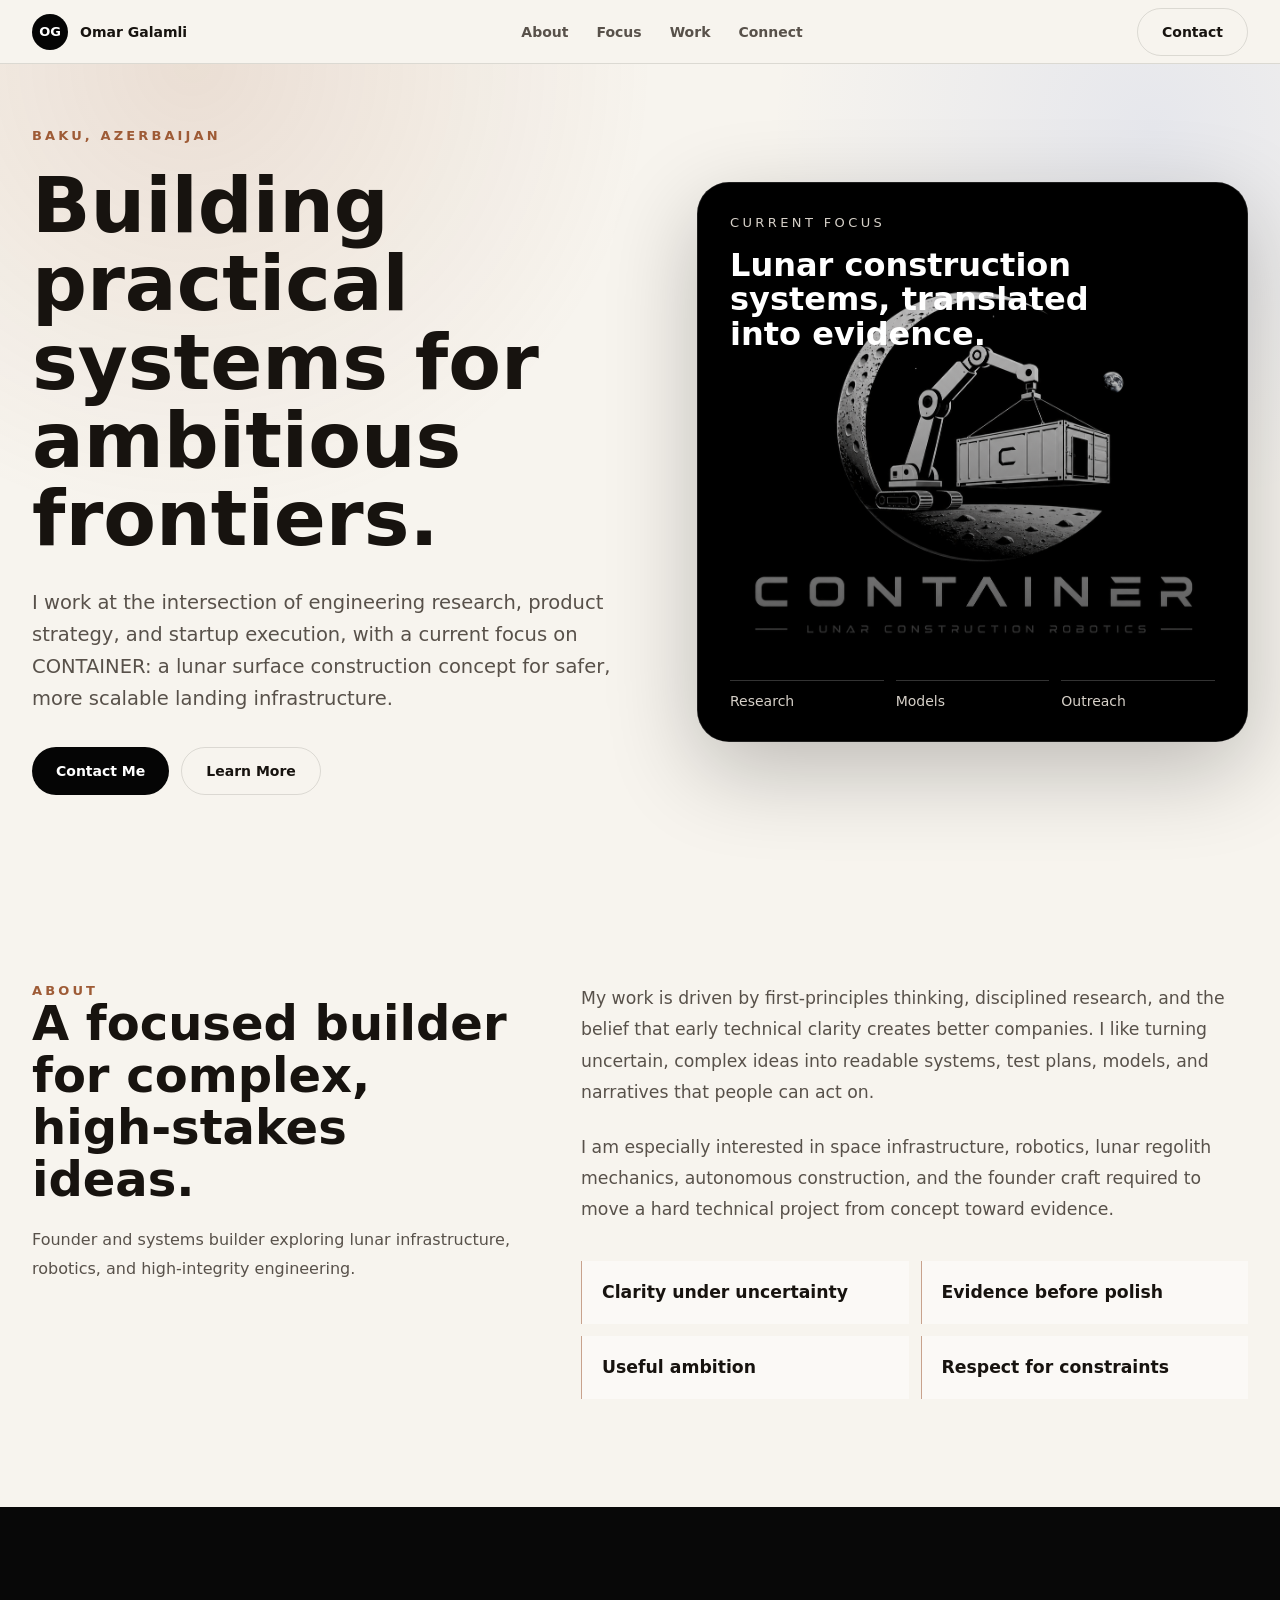
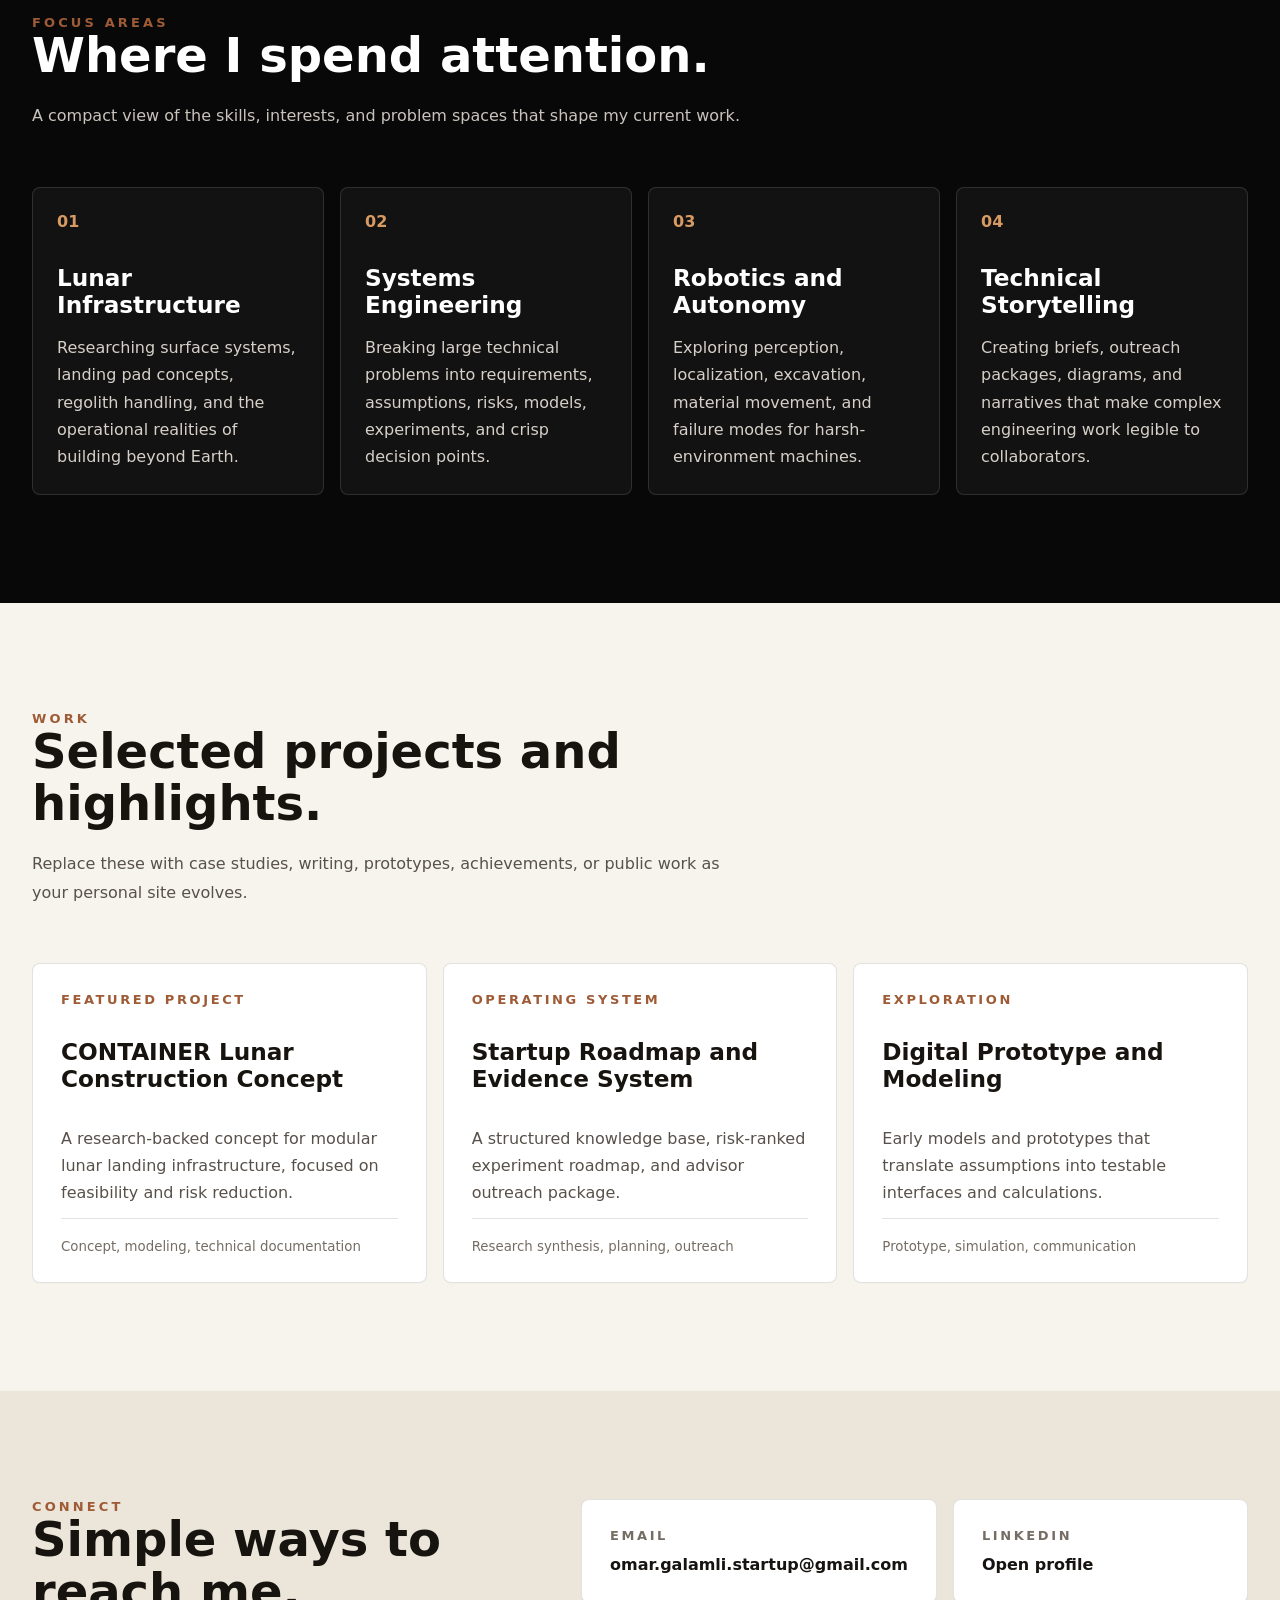
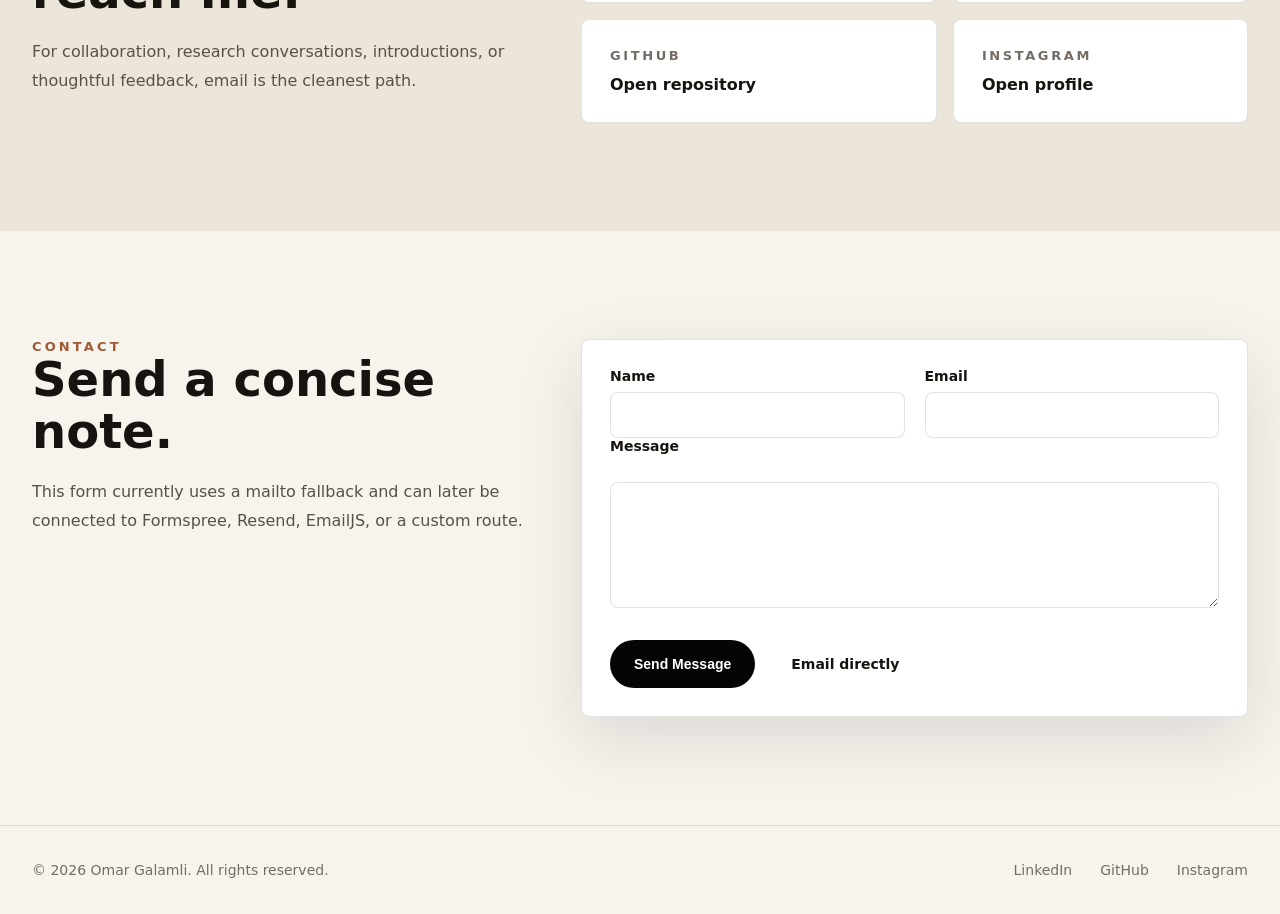
<file: index.html>
<!doctype html>
<html lang="en">
  <head>
    <meta charset="utf-8" />
    <meta name="viewport" content="width=device-width, initial-scale=1" />
    <title>Omar Galamli | Founder and Systems Builder</title>
    <meta
      name="description"
      content="Premium personal website for Omar Galamli, focused on lunar infrastructure, engineering research, systems thinking, and technical storytelling."
    />
    <link rel="icon" href="./favicon.svg" />
    <link rel="stylesheet" href="./styles.css" />
  </head>
  <body>
    <header class="nav">
      <a class="brand" href="#top" aria-label="Omar Galamli home">
        <span>OG</span>
        <strong>Omar Galamli</strong>
      </a>
      <nav aria-label="Primary navigation">
        <a href="#about">About</a>
        <a href="#focus">Focus</a>
        <a href="#work">Work</a>
        <a href="#connect">Connect</a>
      </nav>
      <a class="nav-cta" href="#contact">Contact</a>
    </header>

    <main>
      <section id="top" class="hero">
        <div class="hero-copy">
          <p class="eyebrow">Baku, Azerbaijan</p>
          <h1>Building practical systems for ambitious frontiers.</h1>
          <p class="lead">
            I work at the intersection of engineering research, product strategy, and startup execution, with a current focus on CONTAINER:
            a lunar surface construction concept for safer, more scalable landing infrastructure.
          </p>
          <div class="actions">
            <a class="button primary" href="#contact">Contact Me</a>
            <a class="button secondary" href="#about">Learn More</a>
          </div>
        </div>
        <aside class="hero-panel" aria-label="Current focus">
          <img src="./container-logo.png" alt="CONTAINER Lunar Construction Robotics logo" />
          <div>
            <p class="panel-label">Current Focus</p>
            <h2>Lunar construction systems, translated into evidence.</h2>
          </div>
          <div class="panel-tags">
            <span>Research</span>
            <span>Models</span>
            <span>Outreach</span>
          </div>
        </aside>
      </section>

      <section id="about" class="section split">
        <div>
          <p class="eyebrow">About</p>
          <h2>A focused builder for complex, high-stakes ideas.</h2>
          <p class="muted">Founder and systems builder exploring lunar infrastructure, robotics, and high-integrity engineering.</p>
        </div>
        <div class="prose">
          <p>
            My work is driven by first-principles thinking, disciplined research, and the belief that early technical clarity creates better
            companies. I like turning uncertain, complex ideas into readable systems, test plans, models, and narratives that people can act on.
          </p>
          <p>
            I am especially interested in space infrastructure, robotics, lunar regolith mechanics, autonomous construction, and the founder
            craft required to move a hard technical project from concept toward evidence.
          </p>
          <div class="values">
            <span>Clarity under uncertainty</span>
            <span>Evidence before polish</span>
            <span>Useful ambition</span>
            <span>Respect for constraints</span>
          </div>
        </div>
      </section>

      <section id="focus" class="section dark">
        <div class="section-heading">
          <p class="eyebrow">Focus Areas</p>
          <h2>Where I spend attention.</h2>
          <p>A compact view of the skills, interests, and problem spaces that shape my current work.</p>
        </div>
        <div class="focus-grid">
          <article><span>01</span><h3>Lunar Infrastructure</h3><p>Researching surface systems, landing pad concepts, regolith handling, and the operational realities of building beyond Earth.</p></article>
          <article><span>02</span><h3>Systems Engineering</h3><p>Breaking large technical problems into requirements, assumptions, risks, models, experiments, and crisp decision points.</p></article>
          <article><span>03</span><h3>Robotics and Autonomy</h3><p>Exploring perception, localization, excavation, material movement, and failure modes for harsh-environment machines.</p></article>
          <article><span>04</span><h3>Technical Storytelling</h3><p>Creating briefs, outreach packages, diagrams, and narratives that make complex engineering work legible to collaborators.</p></article>
        </div>
      </section>

      <section id="work" class="section">
        <div class="section-heading">
          <p class="eyebrow">Work</p>
          <h2>Selected projects and highlights.</h2>
          <p>Replace these with case studies, writing, prototypes, achievements, or public work as your personal site evolves.</p>
        </div>
        <div class="project-grid">
          <article><p>Featured Project</p><h3>CONTAINER Lunar Construction Concept</h3><span>A research-backed concept for modular lunar landing infrastructure, focused on feasibility and risk reduction.</span><small>Concept, modeling, technical documentation</small></article>
          <article><p>Operating System</p><h3>Startup Roadmap and Evidence System</h3><span>A structured knowledge base, risk-ranked experiment roadmap, and advisor outreach package.</span><small>Research synthesis, planning, outreach</small></article>
          <article><p>Exploration</p><h3>Digital Prototype and Modeling</h3><span>Early models and prototypes that translate assumptions into testable interfaces and calculations.</span><small>Prototype, simulation, communication</small></article>
        </div>
      </section>

      <section id="connect" class="section connect">
        <div>
          <p class="eyebrow">Connect</p>
          <h2>Simple ways to reach me.</h2>
          <p class="muted">For collaboration, research conversations, introductions, or thoughtful feedback, email is the cleanest path.</p>
        </div>
        <div class="link-grid">
          <a href="mailto:omar.galamli.startup@gmail.com"><span>Email</span><strong>omar.galamli.startup@gmail.com</strong></a>
          <a href="https://www.linkedin.com/in/omar-galamli-524b973b8/" target="_blank" rel="noreferrer"><span>LinkedIn</span><strong>Open profile</strong></a>
          <a href="https://github.com/Omar-Galamli/container-lunar-construction" target="_blank" rel="noreferrer"><span>GitHub</span><strong>Open repository</strong></a>
          <a href="https://www.instagram.com/your-handle"><span>Instagram</span><strong>Open profile</strong></a>
        </div>
      </section>

      <section id="contact" class="section split">
        <div>
          <p class="eyebrow">Contact</p>
          <h2>Send a concise note.</h2>
          <p class="muted">This form currently uses a mailto fallback and can later be connected to Formspree, Resend, EmailJS, or a custom route.</p>
        </div>
        <form action="mailto:omar.galamli.startup@gmail.com" method="post" enctype="text/plain">
          <div class="form-row">
            <label>Name<input required name="name" autocomplete="name" /></label>
            <label>Email<input required name="email" type="email" autocomplete="email" /></label>
          </div>
          <label>Message<textarea required name="message" rows="6"></textarea></label>
          <div class="actions">
            <button class="button primary" type="submit">Send Message</button>
            <a class="button ghost" href="mailto:omar.galamli.startup@gmail.com">Email directly</a>
          </div>
        </form>
      </section>
    </main>

    <footer>
      <p>© 2026 Omar Galamli. All rights reserved.</p>
      <div><a href="https://www.linkedin.com/in/omar-galamli-524b973b8/" target="_blank" rel="noreferrer">LinkedIn</a><a href="https://github.com/Omar-Galamli/container-lunar-construction" target="_blank" rel="noreferrer">GitHub</a><a href="https://www.instagram.com/your-handle">Instagram</a></div>
    </footer>
  </body>
</html>
</file>
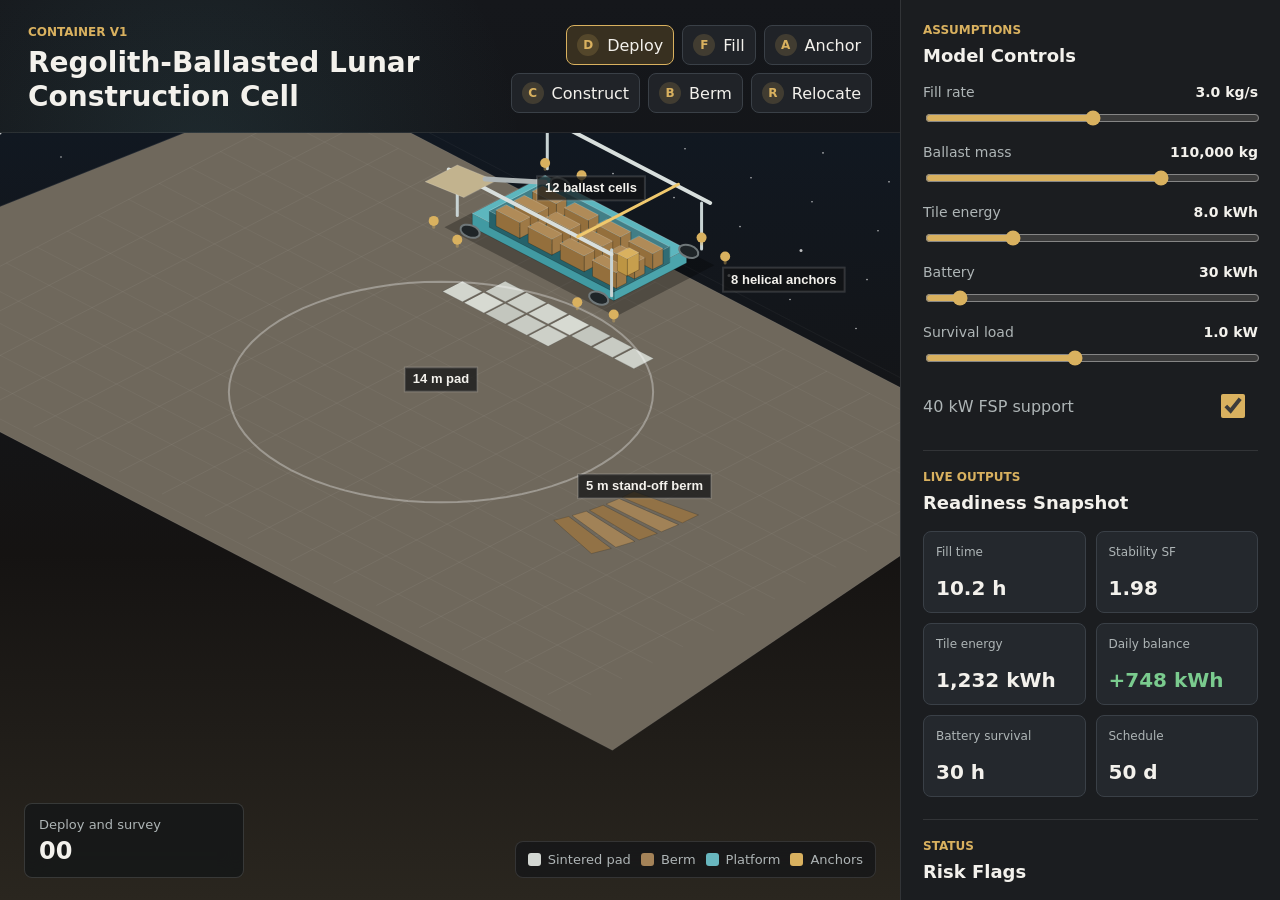
<file: 06_Digital_Prototype/index.html>
<!doctype html>
<html lang="en">
<head>
  <meta charset="utf-8">
  <meta name="viewport" content="width=device-width, initial-scale=1">
  <title>CONTAINER Digital Prototype</title>
  <link rel="stylesheet" href="styles.css">
</head>
<body>
  <main class="app-shell">
    <section class="viewport-panel" aria-label="CONTAINER visual prototype">
      <div class="viewport-header">
        <div>
          <p class="eyebrow">CONTAINER v1</p>
          <h1>Regolith-Ballasted Lunar Construction Cell</h1>
        </div>
        <div class="mode-strip" role="group" aria-label="Operating phase">
          <button class="phase-button is-active" data-phase="deploy" title="Deploy">
            <span class="button-icon">D</span><span>Deploy</span>
          </button>
          <button class="phase-button" data-phase="fill" title="Fill">
            <span class="button-icon">F</span><span>Fill</span>
          </button>
          <button class="phase-button" data-phase="anchor" title="Anchor">
            <span class="button-icon">A</span><span>Anchor</span>
          </button>
          <button class="phase-button" data-phase="construct" title="Construct">
            <span class="button-icon">C</span><span>Construct</span>
          </button>
          <button class="phase-button" data-phase="berm" title="Berm">
            <span class="button-icon">B</span><span>Berm</span>
          </button>
          <button class="phase-button" data-phase="relocate" title="Relocate">
            <span class="button-icon">R</span><span>Relocate</span>
          </button>
        </div>
      </div>

      <div class="scene-wrap">
        <canvas id="prototypeCanvas" width="1400" height="900" aria-label="Interactive lunar construction visualization"></canvas>
        <div class="scene-overlay">
          <div class="phase-readout">
            <span id="phaseLabel">Deploy and survey</span>
            <strong id="phaseValue">00</strong>
          </div>
          <div class="legend">
            <span><i class="legend-pad"></i> Sintered pad</span>
            <span><i class="legend-berm"></i> Berm</span>
            <span><i class="legend-container"></i> Platform</span>
            <span><i class="legend-anchor"></i> Anchors</span>
          </div>
        </div>
      </div>
    </section>

    <aside class="control-panel" aria-label="Engineering controls and model outputs">
      <section class="panel-section">
        <div class="section-head">
          <p class="eyebrow">Assumptions</p>
          <h2>Model Controls</h2>
        </div>

        <label class="control-row">
          <span>Fill rate</span>
          <output id="fillRateOut">3.0 kg/s</output>
          <input id="fillRate" type="range" min="1" max="5" value="3" step="0.1">
        </label>

        <label class="control-row">
          <span>Ballast mass</span>
          <output id="ballastOut">110,000 kg</output>
          <input id="ballastMass" type="range" min="60000" max="130000" value="110000" step="1000">
        </label>

        <label class="control-row">
          <span>Tile energy</span>
          <output id="tileEnergyOut">8.0 kWh</output>
          <input id="tileEnergy" type="range" min="4" max="20" value="8" step="0.5">
        </label>

        <label class="control-row">
          <span>Battery</span>
          <output id="batteryOut">30 kWh</output>
          <input id="battery" type="range" min="20" max="140" value="30" step="5">
        </label>

        <label class="control-row">
          <span>Survival load</span>
          <output id="survivalOut">1.0 kW</output>
          <input id="survivalLoad" type="range" min="0.2" max="2" value="1" step="0.1">
        </label>

        <label class="toggle-row">
          <span>40 kW FSP support</span>
          <input id="fspToggle" type="checkbox" checked>
        </label>
      </section>

      <section class="panel-section">
        <div class="section-head">
          <p class="eyebrow">Live outputs</p>
          <h2>Readiness Snapshot</h2>
        </div>
        <div class="metrics-grid">
          <div class="metric"><span>Fill time</span><strong id="fillTime">10.2 h</strong></div>
          <div class="metric"><span>Stability SF</span><strong id="safetyFactor">1.98</strong></div>
          <div class="metric"><span>Tile energy</span><strong id="totalTileEnergy">1,232 kWh</strong></div>
          <div class="metric"><span>Daily balance</span><strong id="energyBalance">+748 kWh</strong></div>
          <div class="metric"><span>Battery survival</span><strong id="batterySurvival">30 h</strong></div>
          <div class="metric"><span>Schedule</span><strong id="schedule">50 d</strong></div>
        </div>
      </section>

      <section class="panel-section">
        <div class="section-head">
          <p class="eyebrow">Status</p>
          <h2>Risk Flags</h2>
        </div>
        <ul class="risk-list" id="riskList"></ul>
      </section>
    </aside>
  </main>

  <script src="prototype.js"></script>
</body>
</html>
</file>
<file: styles.css>
:root {
  color-scheme: light dark;
  --ivory: #f7f4ee;
  --warm: #ebe5da;
  --ink: #17130f;
  --muted: #58514a;
  --rust: #9e5b36;
  --copper: #d89a63;
  --line: rgba(23, 19, 15, 0.12);
  --shadow: 0 22px 70px rgba(23, 19, 15, 0.12);
}

* { box-sizing: border-box; }
html { scroll-behavior: smooth; }
body {
  margin: 0;
  background: var(--ivory);
  color: var(--ink);
  font-family: Inter, ui-sans-serif, system-ui, -apple-system, BlinkMacSystemFont, "Segoe UI", sans-serif;
}
a { color: inherit; text-decoration: none; }

.nav {
  position: sticky;
  top: 0;
  z-index: 10;
  display: flex;
  align-items: center;
  justify-content: space-between;
  min-height: 64px;
  padding: 0 32px;
  border-bottom: 1px solid var(--line);
  background: color-mix(in srgb, var(--ivory) 82%, transparent);
  backdrop-filter: blur(18px);
}
.brand, .nav nav, footer div { display: flex; align-items: center; gap: 28px; }
.brand { gap: 12px; }
.brand span {
  display: grid;
  width: 36px;
  height: 36px;
  place-items: center;
  border-radius: 999px;
  background: #050505;
  color: white;
  font-size: 13px;
  font-weight: 800;
}
.nav a { font-size: 14px; font-weight: 650; }
.nav nav a { color: var(--muted); }
.nav-cta, .button {
  display: inline-flex;
  min-height: 48px;
  align-items: center;
  justify-content: center;
  border-radius: 999px;
  padding: 0 24px;
  font-weight: 750;
}
.nav-cta, .secondary { border: 1px solid var(--line); }

.hero {
  display: grid;
  grid-template-columns: 1.05fr 0.95fr;
  gap: 56px;
  align-items: center;
  max-width: 1280px;
  margin: 0 auto;
  padding: 64px 32px 80px;
  background:
    radial-gradient(circle at 15% 0%, rgba(158, 91, 54, 0.14), transparent 34%),
    radial-gradient(circle at 90% 8%, rgba(29, 78, 216, 0.08), transparent 28%);
}
.eyebrow {
  color: var(--rust);
  font-size: 13px;
  font-weight: 800;
  letter-spacing: .24em;
  text-transform: uppercase;
}
h1, h2, h3, p { margin: 0; }
h1 {
  max-width: 760px;
  margin-top: 24px;
  font-size: clamp(3rem, 6vw, 4.8rem);
  line-height: 1.02;
  letter-spacing: 0;
}
h2 { font-size: clamp(2rem, 4vw, 3rem); line-height: 1.08; letter-spacing: 0; }
h3 { font-size: 1.45rem; line-height: 1.15; }
.lead {
  max-width: 650px;
  margin-top: 28px;
  color: var(--muted);
  font-size: 1.22rem;
  line-height: 1.65;
}
.actions { display: flex; flex-wrap: wrap; gap: 12px; margin-top: 32px; }
.primary { border: 0; background: #050505; color: white; }
.secondary, .ghost { background: transparent; color: var(--ink); }
.button { cursor: pointer; font-size: 14px; }

.hero-panel {
  position: relative;
  overflow: hidden;
  display: flex;
  min-height: 560px;
  flex-direction: column;
  justify-content: space-between;
  border: 1px solid rgba(255,255,255,.12);
  border-radius: 32px;
  padding: 32px;
  background: #000;
  box-shadow: 0 28px 90px rgba(0, 0, 0, .24);
  color: white;
}
.hero-panel::after {
  content: "";
  position: absolute;
  inset: 0;
  background: linear-gradient(to bottom, rgba(0,0,0,.04), rgba(0,0,0,.22) 44%, rgba(0,0,0,.84));
}
.hero-panel img {
  position: absolute;
  inset: 0;
  width: 100%;
  height: 100%;
  object-fit: cover;
  opacity: .9;
}
.hero-panel > div {
  position: relative;
  z-index: 1;
}
.panel-label { color: #d6d0c8; font-size: 13px; letter-spacing: .26em; text-transform: uppercase; }
.hero-panel h2 { max-width: 430px; margin-top: 18px; font-size: 2rem; }
.panel-tags { display: grid; grid-template-columns: repeat(3, 1fr); gap: 12px; }
.panel-tags span { border-top: 1px solid rgba(255,255,255,.2); padding-top: 12px; color: #d6d0c8; font-size: 14px; }

.section {
  max-width: 1280px;
  margin: 0 auto;
  padding: 108px 32px;
}
.split, .connect {
  display: grid;
  grid-template-columns: .85fr 1.15fr;
  gap: 56px;
}
.section-heading { max-width: 720px; }
.section-heading p:not(.eyebrow), .muted { margin-top: 20px; color: var(--muted); line-height: 1.8; }
.prose { display: grid; gap: 24px; color: var(--muted); font-size: 1.08rem; line-height: 1.8; }
.values { display: grid; grid-template-columns: repeat(2, minmax(0, 1fr)); gap: 12px; margin-top: 12px; }
.values span { border-left: 1px solid rgba(158,91,54,.55); background: rgba(255,255,255,.52); padding: 16px 20px; color: var(--ink); font-weight: 700; }

.dark {
  max-width: none;
  background: #080808;
  color: white;
}
.dark > * { max-width: 1216px; margin-left: auto; margin-right: auto; }
.dark .section-heading p:not(.eyebrow) { color: #c9c3bc; }
.focus-grid, .project-grid { display: grid; grid-template-columns: repeat(4, 1fr); gap: 16px; margin-top: 56px; }
.focus-grid article {
  min-height: 270px;
  border: 1px solid rgba(255,255,255,.12);
  border-radius: 8px;
  padding: 24px;
  background: rgba(255,255,255,.045);
}
.focus-grid span { color: var(--copper); font-weight: 800; }
.focus-grid h3 { margin-top: 34px; }
.focus-grid p { margin-top: 16px; color: #d6d0c8; line-height: 1.7; }
.project-grid { grid-template-columns: repeat(3, 1fr); }
.project-grid article, .link-grid a, form {
  border: 1px solid var(--line);
  border-radius: 8px;
  background: white;
  padding: 28px;
  box-shadow: 0 1px 1px rgba(0,0,0,.02);
}
.project-grid article { display: flex; min-height: 320px; flex-direction: column; justify-content: space-between; }
.project-grid article > p { color: var(--rust); font-size: 13px; font-weight: 800; letter-spacing: .2em; text-transform: uppercase; }
.project-grid h3 { margin-top: 20px; }
.project-grid span { display: block; margin-top: 20px; color: var(--muted); line-height: 1.7; }
.project-grid small { display: block; border-top: 1px solid var(--line); padding-top: 20px; color: #756d64; }
.connect { max-width: none; background: var(--warm); }
.connect > * { max-width: 1216px; }
.link-grid { display: grid; grid-template-columns: repeat(2, 1fr); gap: 16px; }
.link-grid a span { display: block; color: #756d64; font-size: 13px; font-weight: 800; letter-spacing: .2em; text-transform: uppercase; }
.link-grid a strong { display: block; margin-top: 12px; }

form { box-shadow: var(--shadow); }
.form-row { display: grid; grid-template-columns: repeat(2, 1fr); gap: 20px; }
label { display: grid; gap: 8px; color: var(--ink); font-size: 14px; font-weight: 750; }
input, textarea {
  width: 100%;
  border: 1px solid var(--line);
  border-radius: 8px;
  background: white;
  color: var(--ink);
  font: inherit;
  padding: 14px 16px;
}
textarea { margin-top: 20px; resize: vertical; }
input:focus, textarea:focus, a:focus-visible, button:focus-visible { outline: 3px solid rgba(158,91,54,.25); outline-offset: 2px; }

footer {
  display: flex;
  justify-content: space-between;
  gap: 24px;
  border-top: 1px solid var(--line);
  padding: 36px 32px;
  color: #756d64;
  font-size: 14px;
}

@media (max-width: 900px) {
  .nav nav { display: none; }
  .nav { padding: 0 18px; }
  .hero, .split, .connect { grid-template-columns: 1fr; }
  .hero { padding: 48px 20px 72px; }
  .hero-panel { min-height: 460px; }
  .section { padding: 84px 20px; }
  .focus-grid, .project-grid, .link-grid { grid-template-columns: 1fr; }
  .form-row, .values { grid-template-columns: 1fr; }
  footer { flex-direction: column; padding: 32px 20px; }
}

@media (prefers-color-scheme: dark) {
  :root {
    --ivory: #11100e;
    --warm: #191713;
    --ink: #f6f2ea;
    --muted: #d3ccc2;
    --line: rgba(255,255,255,.12);
  }
  .project-grid article, .link-grid a, form, input, textarea { background: rgba(255,255,255,.045); color: var(--ink); }
  .values span { background: rgba(255,255,255,.055); color: var(--ink); }
}
</file>
<file: 06_Digital_Prototype/styles.css>
:root {
  color-scheme: dark;
  --bg: #111214;
  --panel: #1b1d20;
  --panel-2: #24282d;
  --line: #3a4047;
  --text: #f3f1ec;
  --muted: #aeb5b6;
  --accent: #d9b15f;
  --accent-2: #68b7bf;
  --good: #7acb8e;
  --warn: #e0b357;
  --bad: #df756e;
  --pad: #d3d7d2;
  --regolith: #918a7c;
}

* {
  box-sizing: border-box;
}

html,
body {
  width: 100%;
  min-height: 100%;
  margin: 0;
}

body {
  font-family: Inter, ui-sans-serif, system-ui, -apple-system, BlinkMacSystemFont, "Segoe UI", sans-serif;
  background: var(--bg);
  color: var(--text);
}

button,
input {
  font: inherit;
}

.app-shell {
  min-height: 100vh;
  display: grid;
  grid-template-columns: minmax(0, 1fr) 380px;
}

.viewport-panel {
  min-width: 0;
  display: grid;
  grid-template-rows: auto minmax(0, 1fr);
  background:
    radial-gradient(circle at 22% 18%, rgba(104, 183, 191, 0.12), transparent 32%),
    linear-gradient(180deg, #15171b 0%, #0f1012 100%);
}

.viewport-header {
  min-height: 104px;
  display: flex;
  align-items: center;
  justify-content: space-between;
  gap: 24px;
  padding: 24px 28px 18px;
  border-bottom: 1px solid rgba(255, 255, 255, 0.08);
}

.eyebrow {
  margin: 0 0 6px;
  color: var(--accent);
  font-size: 12px;
  line-height: 16px;
  font-weight: 800;
  text-transform: uppercase;
  letter-spacing: 0;
}

h1,
h2 {
  margin: 0;
  letter-spacing: 0;
}

h1 {
  max-width: 620px;
  font-size: 28px;
  line-height: 34px;
}

h2 {
  font-size: 18px;
  line-height: 24px;
}

.mode-strip {
  display: flex;
  flex-wrap: wrap;
  justify-content: flex-end;
  gap: 8px;
}

.phase-button {
  min-height: 40px;
  border: 1px solid var(--line);
  border-radius: 8px;
  background: #202328;
  color: var(--text);
  display: inline-flex;
  align-items: center;
  gap: 8px;
  padding: 8px 10px;
  cursor: pointer;
}

.phase-button:hover {
  border-color: var(--accent);
}

.phase-button.is-active {
  background: #383020;
  border-color: var(--accent);
}

.button-icon {
  width: 22px;
  height: 22px;
  border-radius: 50%;
  display: inline-grid;
  place-items: center;
  background: rgba(217, 177, 95, 0.18);
  color: var(--accent);
  font-size: 12px;
  font-weight: 900;
}

.scene-wrap {
  min-height: 0;
  position: relative;
  overflow: hidden;
}

#prototypeCanvas {
  width: 100%;
  height: 100%;
  min-height: 560px;
  display: block;
}

.scene-overlay {
  pointer-events: none;
  position: absolute;
  left: 24px;
  right: 24px;
  bottom: 22px;
  display: flex;
  align-items: flex-end;
  justify-content: space-between;
  gap: 20px;
}

.phase-readout {
  min-width: 220px;
  padding: 12px 14px;
  border: 1px solid rgba(255, 255, 255, 0.14);
  background: rgba(20, 22, 24, 0.78);
  backdrop-filter: blur(10px);
  border-radius: 8px;
}

.phase-readout span {
  display: block;
  color: var(--muted);
  font-size: 13px;
  line-height: 18px;
}

.phase-readout strong {
  display: block;
  margin-top: 3px;
  font-size: 24px;
  line-height: 28px;
}

.legend {
  display: flex;
  flex-wrap: wrap;
  justify-content: flex-end;
  gap: 10px;
  padding: 10px 12px;
  border: 1px solid rgba(255, 255, 255, 0.12);
  background: rgba(20, 22, 24, 0.72);
  backdrop-filter: blur(10px);
  border-radius: 8px;
  color: var(--muted);
  font-size: 13px;
}

.legend span {
  display: inline-flex;
  align-items: center;
  gap: 7px;
}

.legend i {
  width: 13px;
  height: 13px;
  border-radius: 3px;
  display: inline-block;
}

.legend-pad { background: var(--pad); }
.legend-berm { background: #a48358; }
.legend-container { background: var(--accent-2); }
.legend-anchor { background: var(--accent); }

.control-panel {
  height: 100vh;
  overflow: auto;
  border-left: 1px solid rgba(255, 255, 255, 0.1);
  background: var(--panel);
  padding: 22px;
}

.panel-section {
  padding: 18px 0 22px;
  border-bottom: 1px solid rgba(255, 255, 255, 0.1);
}

.panel-section:first-child {
  padding-top: 0;
}

.section-head {
  margin-bottom: 16px;
}

.control-row {
  display: grid;
  grid-template-columns: 1fr auto;
  gap: 8px 14px;
  align-items: center;
  margin-bottom: 16px;
  color: var(--muted);
  font-size: 14px;
}

.control-row output {
  color: var(--text);
  font-weight: 800;
}

.control-row input {
  grid-column: 1 / -1;
  width: 100%;
  accent-color: var(--accent);
}

.toggle-row {
  min-height: 44px;
  display: flex;
  align-items: center;
  justify-content: space-between;
  gap: 18px;
  color: var(--muted);
}

.toggle-row input {
  width: 44px;
  height: 24px;
  accent-color: var(--accent);
}

.metrics-grid {
  display: grid;
  grid-template-columns: 1fr 1fr;
  gap: 10px;
}

.metric {
  min-height: 82px;
  border: 1px solid var(--line);
  border-radius: 8px;
  background: var(--panel-2);
  padding: 12px;
  display: flex;
  flex-direction: column;
  justify-content: space-between;
}

.metric span {
  color: var(--muted);
  font-size: 12px;
  line-height: 16px;
}

.metric strong {
  color: var(--text);
  font-size: 20px;
  line-height: 24px;
}

.risk-list {
  list-style: none;
  display: grid;
  gap: 10px;
  padding: 0;
  margin: 0;
}

.risk-list li {
  border-left: 4px solid var(--warn);
  background: #22262b;
  color: var(--muted);
  border-radius: 6px;
  padding: 10px 12px;
  font-size: 13px;
  line-height: 18px;
}

.risk-list li.good { border-color: var(--good); }
.risk-list li.bad { border-color: var(--bad); }

@media (max-width: 1020px) {
  .app-shell {
    grid-template-columns: 1fr;
  }

  .control-panel {
    height: auto;
    border-left: 0;
    border-top: 1px solid rgba(255, 255, 255, 0.1);
  }

  .viewport-header {
    align-items: flex-start;
    flex-direction: column;
  }

  .mode-strip {
    justify-content: flex-start;
  }
}

@media (max-width: 640px) {
  .viewport-header {
    padding: 18px;
  }

  h1 {
    font-size: 24px;
    line-height: 30px;
  }

  .scene-overlay {
    position: static;
    padding: 14px 18px 18px;
    flex-direction: column;
    align-items: stretch;
  }

  #prototypeCanvas {
    min-height: 460px;
  }

  .metrics-grid {
    grid-template-columns: 1fr;
  }
}
</file>
